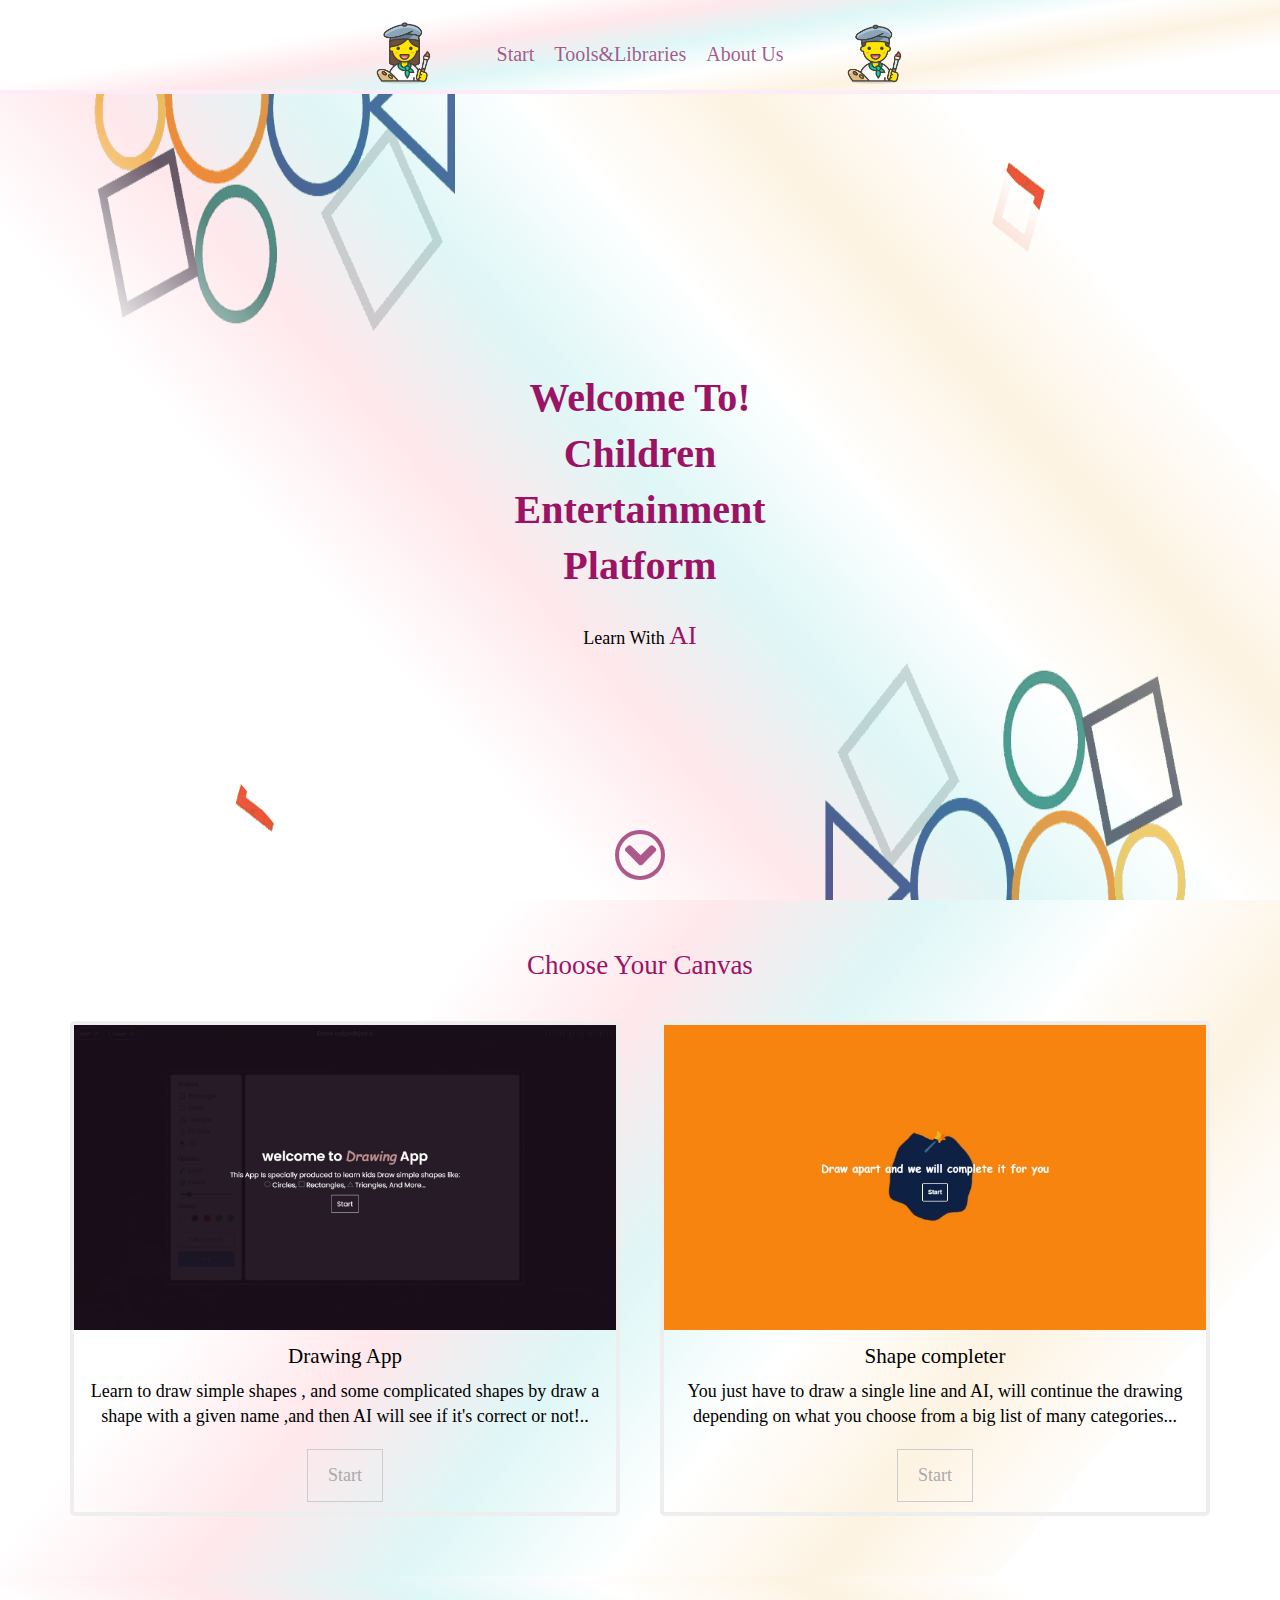
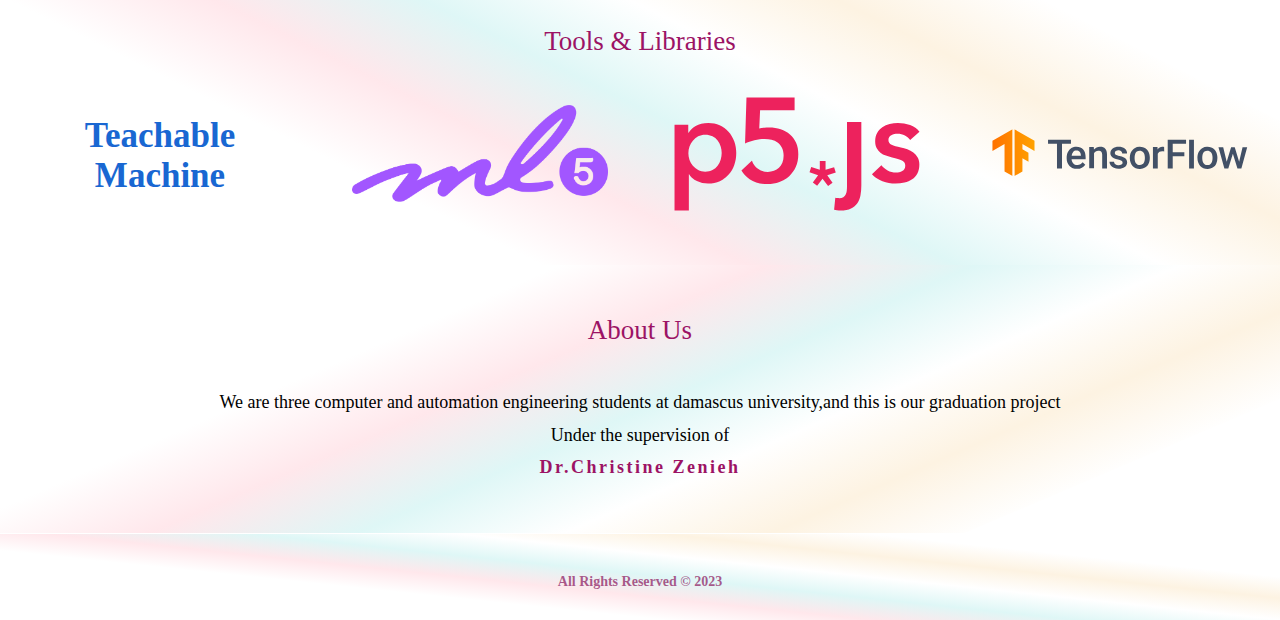
<file: index.html>
<!DOCTYPE html>
<html lang="en">

<head>
    <meta charset="UTF-8">
    <meta name="viewport" content="width=device-width, initial-scale=1.0">
    <!-- <link rel="icon" type="image/x-icon" href="/images/favicon.ico"> -->
    <title>Entertainment Platform</title>
    <!-- Font Awesome Library -->
    <link rel="stylesheet" href="css/all.min.css">
    <link rel="stylesheet" href="css/normalize.css">
    <link rel="stylesheet" href="css/style.css">
</head>

<body>
    <!-- Start Header -->
    <header>
        <div class="background"></div>
        <div class="container">
            <div class="logo"><img src="imgs/logo-1.png" alt=""></div>
            <nav>
                <ul class="links">
                    <li><a href="#start">Start</a></li>
                    <li><a href="#tools-sec">Tools&Libraries</a></li>
                    <li><a href="#about-sec">About Us</a></li>

                </ul>
            </nav>
            <div class="logo"><img src="imgs/logo-2.png" alt=""></div>
        </div>
    </header>
    <!-- End Header -->

    <!-- Start Landing -->
    <div class="landing">
        <div class="background"></div>
        <div class="intro-image">
            <img src="imgs/QCN.gif" alt="">
        </div>
        <div class="intro">
            <h1>Welcome To!<br>Children Entertainment Platform</h1>
            <p>Learn With <span>AI</span></p>
        </div>
        <div class="intro-image">
            <img src="imgs/QCN.gif" alt="">
        </div>
        <i class="fas fa-angle-down down-arr"></i>
    </div>
    <!-- End Landing -->

    <!-- Start Games Section -->
    <section class="games" id="start">
        <div class="background"></div>
        <div class="container">
            <h2 class="title">Choose Your Canvas</h2>
            <div class="holder">
                <div class="game">
                    <div class="image">
                        <img src="imgs/game-1.jpg" alt="game screen">
                    </div>
                    <h3 class="game-name">Drawing App</h3>
                    <p class="game-info">Learn to draw simple shapes , and some complicated shapes by draw a shape with
                        a
                        given name ,and then AI will see if it's correct or not!..</p>
                    <a href="Draw-App.html" target="_blank" class="start-btn">Start</a>
                </div>
                <div class="game">
                    <div class="image">
                        <img src="imgs/game-2.jpg" alt="game screen">
                    </div>
                    <h3 class="game-name">Shape completer</h3>
                    <p class="game-info">You just have to draw a single line and AI, will continue the drawing depending
                        on what you choose from a big list of many categories...

                    </p>
                    <a href="Shape-Completer.html" target="_blank" class="start-btn">Start</a>
                </div>
            </div>
        </div>
    </section>
    <!-- End Games Section -->

    <!-- Start Tools Section -->
    <section class="tools" id="tools-sec">
        <div class="background"></div>
        <h2 class="title">Tools & Libraries</h2>
        <div class="holder">
            <div class="tool">
                <a href="https://teachablemachine.withgoogle.com">
                    <h3>Teachable Machine</h3>
                </a>


            </div>
            <div class="tool">
                <a href="https://ml5js.org"> <img src="imgs/ml5_logo.png" alt="ml5js">
                </a>
            </div>
            <div class="tool">
                <a href="https://p5js.org"> <img src="imgs/p5js.svg" alt="p5js">
                </a>
            </div>
            <div class="tool">
                <a href="https://www.tensorflow.org/js"> <img src="imgs/tensorflow.svg" alt="tensorflowjs">
                </a>
            </div>
        </div>
    </section>
    <!-- End Tools Section -->

    <!-- Start About Section -->
    <section class="about" id="about-sec">
        <div class="background"></div>
        <div class="container">
            <h2 class="title">About Us</h2>
            <div class="info">
                <p>We are three computer and automation engineering students at damascus university,and this is our
                    graduation project
                    <br>
                    Under the supervision of
                    <br>
                    <span>Dr.Christine Zenieh</span>
                </p>
            </div>
        </div>
    </section>
    <!-- End About Section -->

    <!-- Start Footer -->
    <footer>
        <div class="background"></div>
        All Rights Reserved &copy; 2023
    </footer>
    <!-- End Footer -->
    <script src="js/main.js"></script>
</body>

</html>
</file>
<file: css/style.css>
/* Start Global Variables */
:root {
    --main-color: #912566c0;
    --sec-color: #9c1365;
}

/* End Global Variables */

/* Start Global Rules */
* {
    margin: 0;
    padding: 0;
    box-sizing: border-box;
    -moz-box-sizing: border-box;
    -webkit-box-sizing: border-box;
}

html {
    scroll-behavior: smooth;
}

body {
    font-family: "KG Blank Space Sketch";
    /* font-weight: bold; */
    font-size: 18px;
}

.container {
    padding-left: 15px;
    padding-right: 15px;
    margin-left: auto;
    margin-right: auto;
}

/* Small */
@media (min-width: 768px) {
    .container {
        width: 750px;
    }
}

/* Medium */
@media (min-width: 992px) {
    .container {
        width: 970px;
    }
}

/* Large */
@media (min-width: 1200px) {
    .container {
        width: 1170px;
    }
}

ul {
    list-style: none;
}

a {
    text-decoration: none;
}

::-webkit-scrollbar {
    background-color: var(--main-color);
    width: 10px;
    border-radius: 10px;
}

::-webkit-scrollbar-thumb {
    background-color: var(--sec-color);
    border-radius: 10px;
}

/* End Global Rules */

/* Start Components */
.background {
    position: absolute;
    top: 0;
    left: 0;
    width: 100%;
    height: 100%;
    background-image: linear-gradient(87deg, rgb(255, 255, 255) 20%, #ffaebc4a, #a0e7e557, #ffffff47, #fbe7c682, #FFF);
    transform: skewX(40deg);
    z-index: -1;
}

h2.title {

    text-align: center;
    font-weight: normal;
    color: var(--sec-color);
}

/* End Components */

/* Start Header */
header {
    border-bottom: 4px solid #fbddf38f;
    overflow: hidden;
    position: relative;
}

header .background {
    transform: skewX(99deg);
}

header .container {
    display: flex;
    justify-content: center;
    align-items: center;
    gap: 60px;
    padding-top: 20px;
}



header .container .logo {
    width: 65px;
}

@media(max-width:767px) {
    header .container {
        gap: 5px;
    }

    header .container .logo {
        width: 40px;
    }
}

header .container .logo img {
    max-width: 100%;
}

header .container nav {}

header .container nav ul.links {
    display: flex;
    justify-content: center;
    align-items: center;
    gap: 20px;
}

header .container nav ul.links li {}

header .container nav ul.links li a {
    font-size: 20px;
    color: var(--main-color);
    transition: .3s;
}

@media(max-width:767px) {
    header .container nav ul.links li a {
        font-size: 16px;
    }
}

header .container nav ul.links li a:hover {
    color: var(--sec-color);
}

/* End Header */

/* Start Landing */
.landing {
    position: relative;
    display: flex;
    justify-content: space-around;
    /* align-items: center; */
    height: calc(100vh - 94px);
    overflow: hidden;
}


.landing .intro {

    width: fit-content;
    text-align: center;
    align-self: center;
}

.landing .intro h1 {
    line-height: 1.4;
    font-family: "3Dumb";
    font-weight: bold;
    color: var(--sec-color);
    font-size: 40px;
}

.landing .intro p {}

.landing .intro span {
    font-family: "Bolt Bd BT";
    font-size: 26px;
    color: var(--sec-color);

}

.landing .intro-image {
    position: relative;
    z-index: -2;
}

.landing .intro-image img {
    width: 100%;
    height: 100%;

}

.landing .intro-image:last-of-type img {
    transform: rotate(180deg);
}

@media(max-width:767px) {
    .landing .intro-image:nth-of-type(2) {
        position: absolute;
        bottom: 0;
        width: 100%;
        height: 100dvh;
    }

    .landing .intro-image:last-of-type {
        display: none;
    }
}

.landing .down-arr {
    position: absolute;
    bottom: 20px;
    left: 50%;
    margin-left: -25px;
    font-size: 50px;
    width: 50px;
    height: 50px;
    border: 4px solid var(--main-color);
    border-radius: 50%;
    cursor: pointer;
    display: flex;
    align-items: center;
    justify-content: center;
    color: var(--main-color);
    transition: .3s;
    animation: up-down 1s infinite alternate;
}

.landing .down-arr:hover {
    color: #FFF;
    /* border: none; */
    background-color: var(--sec-color);
}

/* End Landing */

/* Start Games Section */
section.games {
    position: relative;
    /* height: 100vh; */
    padding-top: 50px;
    overflow: hidden;
}

section.games .background {
    transform: skewX(-40deg);

}

section.games .container {
    height: 100%;
}

section.games .holder {
    margin-top: 40px;
    margin-bottom: 60px;
    display: flex;
    justify-content: space-between;
    align-items: center;
    gap: 40px;
    height: 100%;

}

@media(max-width:767px) {
    section.games .holder {
        flex-direction: column;
    }
}

section.games .holder .game {
    border: 4px solid #EEE;
    border-radius: 5px;
    transition: .5s;
}


section.games .holder .game:hover {
    box-shadow: 0 0 20px var(--main-color);
    border-color: var(--sec-color);
    transform: scale(1.2);
}

@media(max-width:767px) {
    section.games .holder .game {
        width: 90%;
    }

    section.games .holder .game:hover {
        transform: scale(1.1);
    }
}

section.games .holder .game .image {
    overflow: hidden;
}

section.games .holder .game .image img {
    max-width: 100%;
}

section.games .holder .game .game-name {
    text-align: center;
    padding-top: 10px;
    font-weight: normal;
    transition: .5s;
}

section.games .holder .game:hover .game-name {
    color: var(--sec-color);
    font-weight: bold;
}

section.games .holder .game .game-info {
    text-align: center;
    padding: 10px;
    line-height: 1.4;
}

section.games .holder .game .start-btn {
    display: block;
    margin: 10px auto;
    width: fit-content;
    padding: 15px 20px;
    border: 1px solid #CCC;
    color: #AAA;
    transition: .5s;
}

section.games .holder .game:hover .start-btn {
    border-color: var(--main-color);
    color: var(--main-color);
}

section.games .holder .game .start-btn:hover {
    background-color: var(--sec-color);
    color: #FFF;
}

/* End Games Section */

/* Start Tools Section */
section.tools {
    padding-top: 50px;
    padding-bottom: 50px;
    position: relative;
    overflow: hidden;
}

section.tools .background {
    transform: skewX(63deg);
}

section.tools .holder {
    display: flex;
    justify-content: space-around;
    align-items: center;
    margin-top: 40px;
}

section.tools .tool {
    flex-basis: 20%;
}

section.tools .tool h3 {
    font-family: 'BoingSemiBold,Helvetica,Arial,sans-serif';
    font-size: 35px;
    color: #1967D2;
    font-weight: bold;
    text-align: center;
    user-select: none;
}

@media(max-width:767px) {
    section.tools .holder {
        flex-wrap: wrap;
        gap: 20px;
    }

    section.tools .tool {
        flex-basis: 40%;
    }

    section.tools .tool h3 {
        font-size: 30px;
        width: 400px;
    }
}

section.tools .tool img {
    max-width: 100%;
}

/* End Tools Section */

/* Start About Section */
section.about {
    padding-top: 50px;
    padding-bottom: 50px;
    position: relative;
    overflow: hidden;
}

section.about .background {
    transform: skewX(113deg);
}

section.about .container {}

section.about .container .info {
    margin-top: 40px;
    text-align: center;

}

section.about .container .info p span {
    letter-spacing: 2.5px;
    font-weight: bold;
    color: var(--sec-color);
}

section.about .container .info p {
    width: 80%;
    margin: auto;
    line-height: 1.8;
}

@media(max-width: 767px) {
    section.about .container .info p {
        width: 100%;

    }
}

/* End About Section */

/* Start Footer */
footer {
    position: relative;
    padding-top: 40px;
    padding-bottom: 30px;
    text-align: center;
    overflow: hidden;
    font-size: 14px;
    font-weight: bold;
    color: var(--main-color);
}

footer .background {
    transform: skewX(84deg);
}

/* End Footer */



/* Start Animations */
@keyframes up-down {

    50%,
    80%,
    100% {
        transform: translateY(-20px);
    }
}

/* End Animations */
</file>
